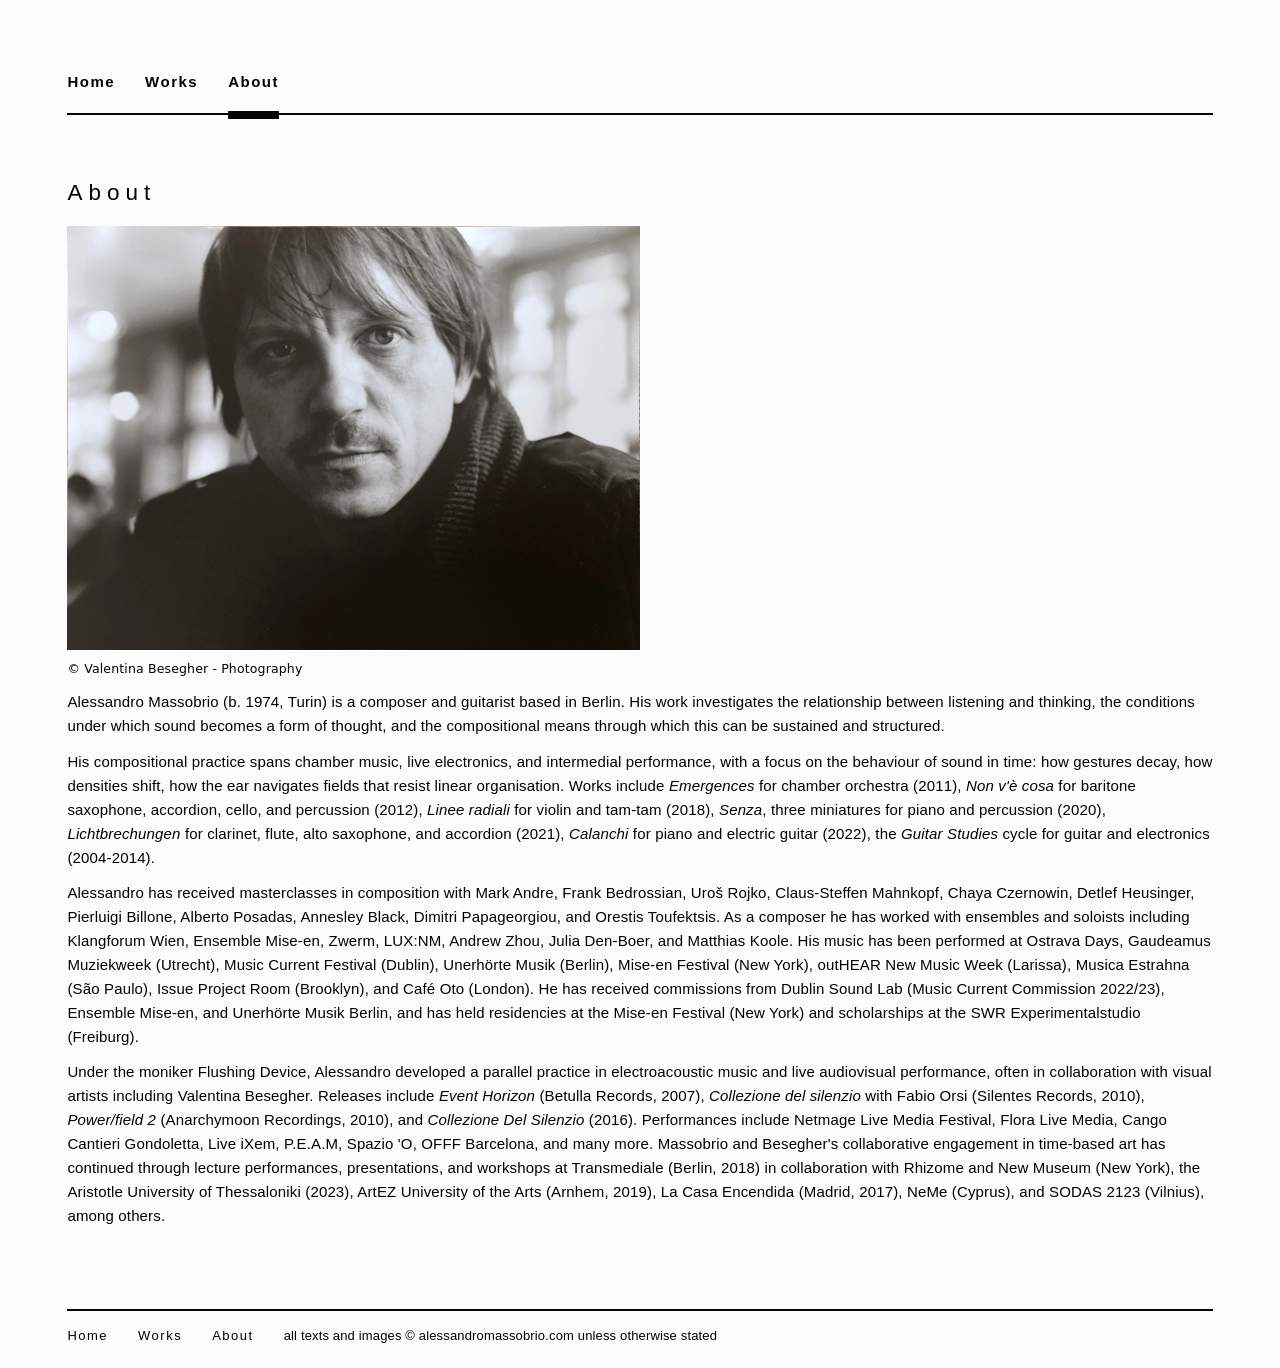
<file: about/index.html>
<!DOCTYPE html>
<html lang="en">
<head>
  <meta charset="UTF-8" />
  <title>Home</title>
  <link rel="stylesheet" href="/assets/css/style.css" />
  <script src="/assets/js/site.js" defer></script>
  <meta name="viewport" content="width=device-width, initial-scale=1">
  <style>
    body, p, h1, h2, h3, li {
      user-select: text;
      -moz-user-select: text;
      -ms-user-select: text;
    }
  </style>
</head>
<body>
<div id="header-placeholder" class="page-container"></div>
<main class="page-container">
  <h1>About</h1>
  <div class="profile">
    <img class="profile-picture" src="/assets/img/A.Massobrio©V.Besegher.jpeg"></img>
    <small>© Valentina Besegher - Photography</small>
  </div>
  <!-- <p>
    Alessandro Massobrio (b. 1974, Turin) is a composer and guitarist based in Berlin. He studied classical guitar at the Conservatorio "Antonio Vivaldi" in Alessandria 
    and philosophy at the University of Turin (Laurea with Gianni Vattimo, specialisation in Theoretical Philosophy and Hermeneutics). He holds a diploma in Marine and 
    Terrestrial Bioacoustics from the University of Pavia. Alessandro received masterclasses in composition with Mark Andre, Frank Bedrossian, Uroš Rojko, Claus-Steffen Mahnkopf, 
    Chaya Czernowin, Detlef Heusinger, Pierluigi Billone, Alberto Posadas, Annesley Black, Dimitri Papageorgiou, and Orestis Toufektsis.
  </p> -->
  <!-- <p>
    His compositional work spans chamber music, live electronics, and intermedial performance. Works include <i>Emergences</i> for chamber orchestra (2011), <i>Non v'è cosa</i> 
    for baritone saxophone, accordion, cello, and percussion (2012), <i>Linee radiali</i> for violin and tam-tam (2018), <i>Senza</i>, three miniatures for piano and percussion (2020), 
    <i>Lichtbrechungen</i> for clarinet, flute, alto saxophone, and accordion (2021), <i>Calanchi</i> for piano and electric guitar (2022), the <i>Guitar Studies</i> 
    cycle for guitar and electronics (2004–2014), and <i>Emersione per 9</i> an open modal piece for mixed ensemble, live video, and conductor.
    As a composer he has worked with ensembles and soloists including Matthias Koole, Ensemble Mise-en, Zwerm, LUX:NM, Andrew Zhou, Izumi Kimura, Julia Den-Boer, Shane Latimer, 
    Szymon Kałużny, Gregory Chalier, Krassimir Sterev, Miriam Overlach, Gerald Preinfalk, Ana Maria Caseiro, Elena Arbonies Jauregui, Matteo Savio, Luca Ieracitano.
  </p> -->
  <!-- <p>
    His music has been performed at Ostrava Day, Gaudeamus Muziekweek (Utrecht), Music Current Festival (Dublin), Unerhörte Musik (Berlin), Mise-en Festival (New York), outHEAR New Music Week 
    (Larissa), Musica Estrahna (São Paulo), Issue Project Room (Brooklyn), and Café Oto (London). He has received commissions from Dublin Sound Lab (Music Current Commission 2022/23), 
    Ensemble Mise-en, and Unerhörte Musik Berlin, and has held residencies at the Mise-en Festival (New York) and scholarships at the SWR Experimentalstudio (Freiburg).
  </p> -->
  <!-- <p>
    Under the moniker Flushing Device, Alessandro has developed an earlier parallel practice in electroacoustic music, performance, and live audiovisual work. Releases include Event Horizon 
    (Betulla Records, 2007), Plateaux (sine3pm), Collezione del silenzio with Fabio Orsi (Silentes Records, 2010), Power/field 2 (Anarchymoon Recordings, 2010). 
    Performances include Netmage Live Media Festival, Flora Live Media, Cango Cantieri Gondoletta, Live iXem, P.E.A.M, Spazio 'O, OFFF Barcelona, and many more.
  </p> -->
  <!-- <p>
    Together with the visual artist Valentina Besegher Scotti, he co-directs Labor Neunzehn, an artist-run platform for cross-disciplinary practice in time-based art, based in Berlin 
    since 2015. Labor Neunzehn's programmes include the new-music series Cluster, the experimental film programme Kamera (co-curated with Avarie Publishing, Paris), the radio programme 
    Crateri (with Tempo Reale, Florence), and the artistic research project All Sources Are Broken (ASAB), presented at Transmediale (Berlin) in collaboration with Rhizome and New Museum
    (New York), at NeMe (Cyprus) and at SODAS 2123 (Vilnius). He has given lecture performances, presentations, and workshops at the Aristotle University of Thessaloniki (2023), Transmediale (Berlin, 2018),
    ArtEZ University of the Arts (Arnhem, 2019), and La Casa Encendida (Madrid, 2017), among others.
  </p> -->
  <p>
    Alessandro Massobrio (b. 1974, Turin) is a composer and guitarist based in Berlin. His work investigates the relationship between listening and thinking, the conditions under 
    which sound becomes a form of thought, and the compositional means through which this can be sustained and structured.
  </p>
  <p>  
    His compositional practice spans chamber music, live electronics, and intermedial performance, with a focus on the behaviour of sound in time: how gestures decay, how densities shift, 
    how the ear navigates fields that resist linear organisation. Works include <i>Emergences</i> for chamber orchestra (2011), <i>Non v'è cosa</i> for baritone saxophone, accordion, cello, 
    and percussion (2012), <i>Linee radiali</i> for violin and tam-tam (2018), <i>Senza</i>, three miniatures for piano and percussion (2020), <i>Lichtbrechungen</i> for clarinet, flute, 
    alto saxophone, and accordion (2021), <i>Calanchi</i> for piano and electric guitar (2022), the <i>Guitar Studies</i> cycle for guitar and electronics (2004-2014).
    <!-- , and <i>Emersione per 9</i> (2023–open), an open modal work for mixed ensemble, live video, and conductor. -->
  </p>
  <p>
    Alessandro has received masterclasses in composition with Mark Andre, Frank Bedrossian, Uroš Rojko, Claus-Steffen Mahnkopf, Chaya Czernowin, Detlef Heusinger, Pierluigi Billone, Alberto Posadas, 
    Annesley Black, Dimitri Papageorgiou, and Orestis Toufektsis. As a composer he has worked with ensembles and soloists including Klangforum Wien, Ensemble Mise-en, Zwerm, LUX:NM, Andrew Zhou, 
    Julia Den-Boer, and Matthias Koole.
    His music has been performed at Ostrava Days, Gaudeamus Muziekweek (Utrecht), Music Current Festival (Dublin), Unerhörte Musik (Berlin), Mise-en Festival (New York), outHEAR New Music Week (Larissa), 
    Musica Estrahna (São Paulo), Issue Project Room (Brooklyn), and Café Oto (London). He has received commissions from Dublin Sound Lab (Music Current Commission 2022/23), Ensemble Mise-en, and Unerhörte 
    Musik Berlin, and has held residencies at the Mise-en Festival (New York) and scholarships at the SWR Experimentalstudio (Freiburg).
  </p>
  <p>
    Under the moniker Flushing Device, Alessandro developed a parallel practice in electroacoustic music and live audiovisual performance, often in collaboration with visual artists including Valentina Besegher. 
    Releases include <i>Event Horizon</i> (Betulla Records, 2007), <i>Collezione del silenzio</i> with Fabio Orsi (Silentes Records, 2010), <i>Power/field 2</i> (Anarchymoon Recordings, 2010), 
    and <i>Collezione Del Silenzio</i> (2016). Performances include Netmage Live Media Festival, Flora Live Media, Cango Cantieri Gondoletta, Live iXem, P.E.A.M, Spazio 'O, OFFF Barcelona, and many more.
    Massobrio and Besegher's collaborative engagement in time-based art has continued through lecture performances, presentations, and workshops at Transmediale (Berlin, 2018) in collaboration 
    with Rhizome and New Museum (New York), the Aristotle University of Thessaloniki (2023), ArtEZ University of the Arts (Arnhem, 2019), La Casa Encendida (Madrid, 2017), NeMe (Cyprus), and SODAS 2123 (Vilnius), among others.
  </p>
  <!-- <p>
    Under the moniker Flushing Device, Alessandro has developed an earlier parallel practice in electroacoustic music, performance, and live audiovisual work. 
    Releases include <i>Event Horizon</i> (Betulla Records, 2007), <i>Collezione del silenzio</i> with Fabio Orsi (Silentes Records, 2010), <i>Power/field 2</i> (Anarchymoon Recordings, 2010), 
    and <i>Collezione Del Silenzio</i> (2016). Performances include Netmage Live Media Festival, Flora Live Media, Cango Cantieri Gondoletta, Live iXem, P.E.A.M, Spazio 'O, OFFF Barcelona, and many more.<br>
    Together with the visual artist Valentina Besegher Scotti, he has given lectures, lecture performances, presentations, and workshops at Transmediale (Berlin) in collaboration with Rhizome and New Museum (New York), 
    at NeMe (Cyprus), and at SODAS 2123 (Vilnius), at the Aristotle University of Thessaloniki (2023), Transmediale (Berlin, 2018), ArtEZ University of the Arts (Arnhem, 2019), and La Casa Encendida (Madrid, 2017), among others.
  </p> -->

<!-- <img src="/assets/img/amasso-guitarflat.jpg" aria-label="Massobrio Guitar Flat Detmold"> -->
</main>

<div id="footer-placeholder" class="page-container"></div>

<script src="/assets/js/partials.js"></script>

</body>
</html>
</file>
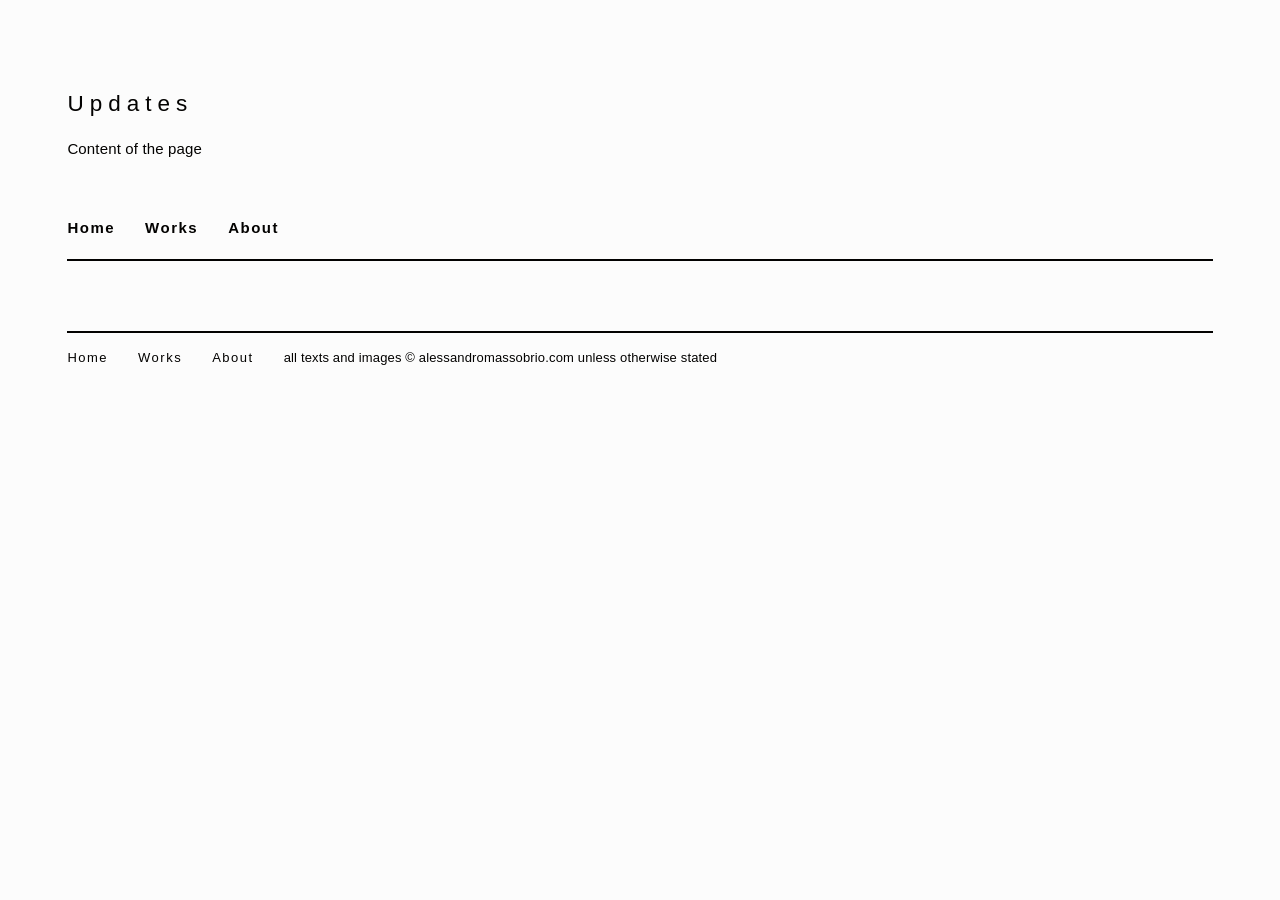
<file: updates/index.html>
<!DOCTYPE html>
<html lang="en">
<head>
  <meta charset="UTF-8" />
  <title>Home</title>
  <link rel="stylesheet" href="/assets/css/style.css" />
</head>
<body>

<main class="page-container">
  <h1>Updates</h1>
  <p>Content of the page</p>
</main>

<div id="header-placeholder" class="page-container"></div>

<div id="footer-placeholder" class="page-container"></div>

<script src="/assets/js/partials.js"></script>
</body>
</html>
</file>
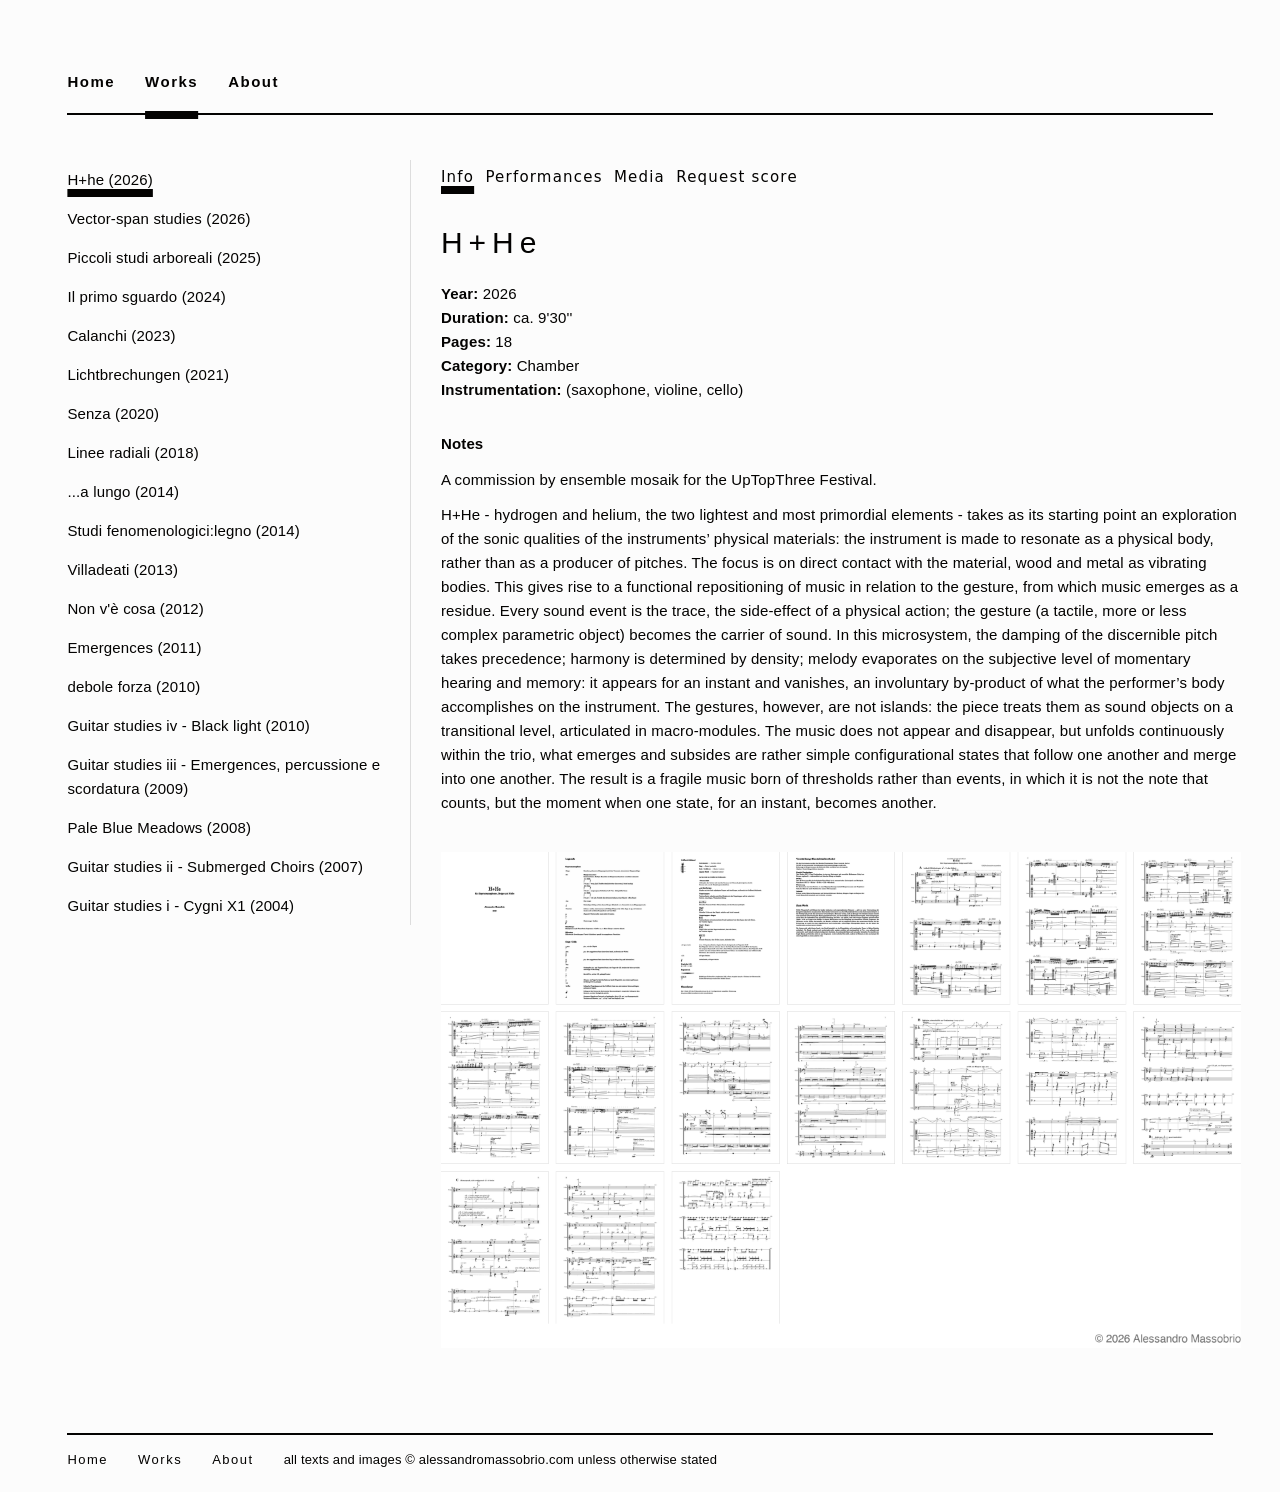
<file: works/index.html>
<!DOCTYPE html>
<html lang="en">
<head>
  <meta charset="UTF-8" />
  <title>Works</title>
  <meta name="viewport" content="width=device-width, initial-scale=1">

  <link rel="stylesheet" href="../assets/css/style.css" />
  <script src="/assets/js/site.js" defer></script>
</head>

<body>
<div id="header-placeholder" class="page-container"></div>
<main class="page-container works-layout">

<!-- COLONNA SINISTRA -->
<aside class="works-list-panel">

  <div class="works-select">
    <h2 class="works-select-title">Select</h2>
    <select id="works-dropdown"></select>
  </div>

  <ul class="works-list"></ul>
</aside>

<!-- COLONNA DESTRA -->
<section class="work-detail">

  <!-- Tabs desktop -->
  <div class="tabs"></div>

  <!-- Tabs mobile -->
  <div class="tabs-select">
    <h2 class="works-select-title">Details</h2>
    <select id="tabs-dropdown"></select>
  </div>

</section>

</main>

<script src="../assets/js/marked.min.js"></script>
<script src="../assets/js/works.js"></script>

<div id="footer-placeholder" class="page-container"></div>
<script src="/assets/js/partials.js"></script>

</body>
</html>
</file>
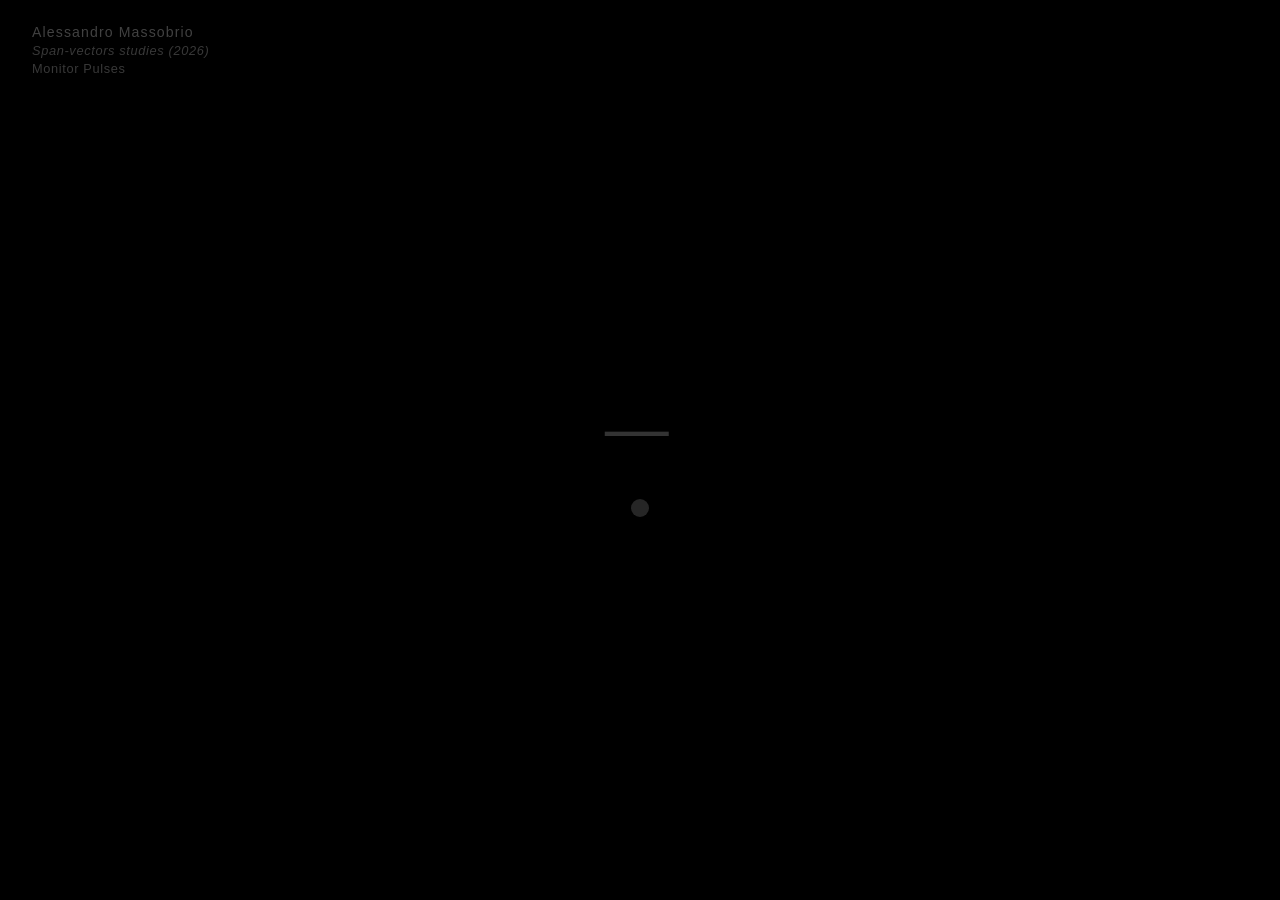
<file: tools/cronometro.html>
<!DOCTYPE html>
<html lang="it">
<head>
<meta charset="UTF-8">
<meta name="viewport" content="width=device-width, initial-scale=1.0">
<title>Cronometro</title>
<style>
  * { margin: 0; padding: 0; box-sizing: border-box; }

  body {
    background: #000;
    color: #fff;
    font-family: 'Helvetica Neue', Helvetica, Arial, sans-serif;
    height: 100vh;
    display: flex;
    flex-direction: column;
    align-items: center;
    justify-content: center;
    overflow: hidden;
    user-select: none;
    cursor: none;
  }

  #header {
    position: fixed;
    top: 24px;
    left: 32px;
    text-align: left;
  }

  #composer {
    font-size: 1.1vw;
    font-weight: 400;
    color: rgba(255,255,255,0.255);
    letter-spacing: 0.08em;
  }

  #title {
    font-size: 1vw;
    font-weight: 100;
    color: rgba(255, 255, 255, 0.22);
    letter-spacing: 0.05em;
    font-style: italic;
    margin-top: 3px;
  }

  #subtitle {
    font-size: 1vw;
    font-weight: 100;
    color: rgba(255, 255, 255, 0.22);
    letter-spacing: 0.05em;
    margin-top: 3px;
  }

  #time-marker {
    font-size: 5vw;
    font-weight: 100;
    letter-spacing: 0.1em;
    color: rgba(255,255,255,0.2);
    height: 7vw;
    display: flex;
    align-items: center;
    justify-content: center;
    transition: color 0.3s ease;
  }

  #time-marker.flash { color: rgba(255,255,255,0.9); }

  #display {
    font-size: 42vw;
    font-weight: 100;
    letter-spacing: -0.02em;
    line-height: 1;
    transition: color 0.1s ease;
    text-align: center;
  }

  #display.countdown { color: #c0392b; }
  #display.go { color: #fff; }

  #pulse {
    width: 18px;
    height: 18px;
    border-radius: 50%;
    background: #fff;
    margin-top: 3vh;
    opacity: 0.15;
    transition: opacity 0.05s ease, transform 0.05s ease;
  }

  #pulse.beat { opacity: 1; transform: scale(1.4); }
  #pulse.countdown-beat { background: #c0392b; opacity: 1; transform: scale(1.2); }

  #controls {
    position: fixed;
    bottom: 0; left: 0; right: 0;
    display: flex;
    justify-content: center;
    gap: 40px;
    padding: 24px;
    opacity: 0;
    transition: opacity 0.3s ease;
    background: linear-gradient(transparent, rgba(0,0,0,0.8));
  }

  body:hover #controls { opacity: 1; cursor: default; }
  body:hover { cursor: default; }

  button {
    background: rgba(255,255,255,0.1);
    border: 1px solid rgba(255,255,255,0.3);
    color: #fff;
    font-size: 14px;
    letter-spacing: 0.1em;
    text-transform: uppercase;
    padding: 10px 28px;
    border-radius: 4px;
    cursor: pointer;
    transition: background 0.2s;
  }

  button:hover { background: rgba(255,255,255,0.2); }

  #fullscreen-btn {
    position: fixed;
    top: 20px; right: 20px;
    opacity: 0;
    transition: opacity 0.3s;
    padding: 8px 16px;
    font-size: 12px;
  }

  body:hover #fullscreen-btn { opacity: 1; }
</style>
</head>
<body>

<div id="header">
  <div id="composer">Alessandro Massobrio</div>
  <div id="title">Span-vectors studies (2026)</div>
  <div id="subtitle">Monitor Pulses</div>
</div>
<div id="time-marker">—</div>
<div id="display"></div>
<div id="pulse"></div>

<div id="controls">
  <button id="startStop">Start</button>
  <button id="reset">Reset</button>
</div>
<button id="fullscreen-btn">Fullscreen</button>

<script>
  const COUNTDOWN_FROM = 10;

  let state = 'idle';   // idle | countdown | running
  let seconds = 0;
  let countdown = COUNTDOWN_FROM;
  let interval = null;
  let pulseTimeout = null;
  let markerTimeout = null;

  const display = document.getElementById('display');
  const pulse = document.getElementById('pulse');
  const marker = document.getElementById('time-marker');
  const startStop = document.getElementById('startStop');
  const resetBtn = document.getElementById('reset');
  const fsBtn = document.getElementById('fullscreen-btn');

  function formatTime(s) {
    if (s < 60) return s + 's';
    const m = Math.floor(s / 60);
    const rem = s % 60;
    if (rem === 0) return m + ' min';
    return m + ' min ' + rem + 's';
  }

  function doPulse(isCountdown) {
    pulse.classList.remove('beat', 'countdown-beat');
    if (isCountdown) {
      pulse.classList.add('countdown-beat');
    } else {
      pulse.classList.add('beat');
      display.style.color = '#fff';
    }
    clearTimeout(pulseTimeout);
    pulseTimeout = setTimeout(() => {
      pulse.classList.remove('beat', 'countdown-beat');
      if (!isCountdown) display.style.color = 'rgba(255,255,255,0.85)';
    }, 80);
  }

  function tick() {
    if (state === 'countdown') {
      countdown--;
      if (countdown <= 0) {
        // transizione a running
        state = 'running';
        seconds = 0;
        display.classList.remove('countdown');
        display.classList.add('go');
        display.textContent = '1';
        doPulse(false);
      } else {
        display.textContent = countdown;
        doPulse(true);
      }
    } else if (state === 'running') {
      seconds++;
      const beat = (seconds % 5) + 1;
      display.textContent = beat;
      doPulse(false);

      if (seconds > 0 && seconds % 30 === 0) {
        marker.textContent = formatTime(seconds);
        marker.classList.add('flash');
        clearTimeout(markerTimeout);
        markerTimeout = setTimeout(() => marker.classList.remove('flash'), 4000);
      }
    }
  }

  function startCountdown() {
    state = 'countdown';
    countdown = COUNTDOWN_FROM;
    display.style.color = '';
    display.classList.add('countdown');
    display.classList.remove('go');
    display.textContent = countdown;
    startStop.textContent = 'Stop';
    interval = setInterval(tick, 1000);
  }

  function resume() {
    startStop.textContent = 'Stop';
    interval = setInterval(tick, 1000);
  }

  function stop() {
    startStop.textContent = 'Start';
    clearInterval(interval);
    interval = null;
  }

  function reset() {
    clearInterval(interval);
    interval = null;
    state = 'idle';
    seconds = 0;
    countdown = COUNTDOWN_FROM;
    display.textContent = '';
    display.style.color = '#fff';
    display.classList.remove('countdown', 'go');
    marker.textContent = '—';
    marker.classList.remove('flash');
    pulse.classList.remove('beat', 'countdown-beat');
    startStop.textContent = 'Start';
  }

  startStop.addEventListener('click', () => {
    if (interval) {
      stop();
    } else {
      if (state === 'idle') startCountdown();
      else resume();
    }
  });

  resetBtn.addEventListener('click', reset);

  document.addEventListener('keydown', (e) => {
    if (e.code === 'Space') {
      e.preventDefault();
      if (interval) stop();
      else if (state === 'idle') startCountdown();
      else resume();
    }
    if (e.code === 'KeyR') reset();
    if (e.code === 'KeyF') toggleFullscreen();
  });

  function toggleFullscreen() {
    if (!document.fullscreenElement) document.documentElement.requestFullscreen();
    else document.exitFullscreen();
  }

  fsBtn.addEventListener('click', toggleFullscreen);
</script>
</body>
</html>
</file>
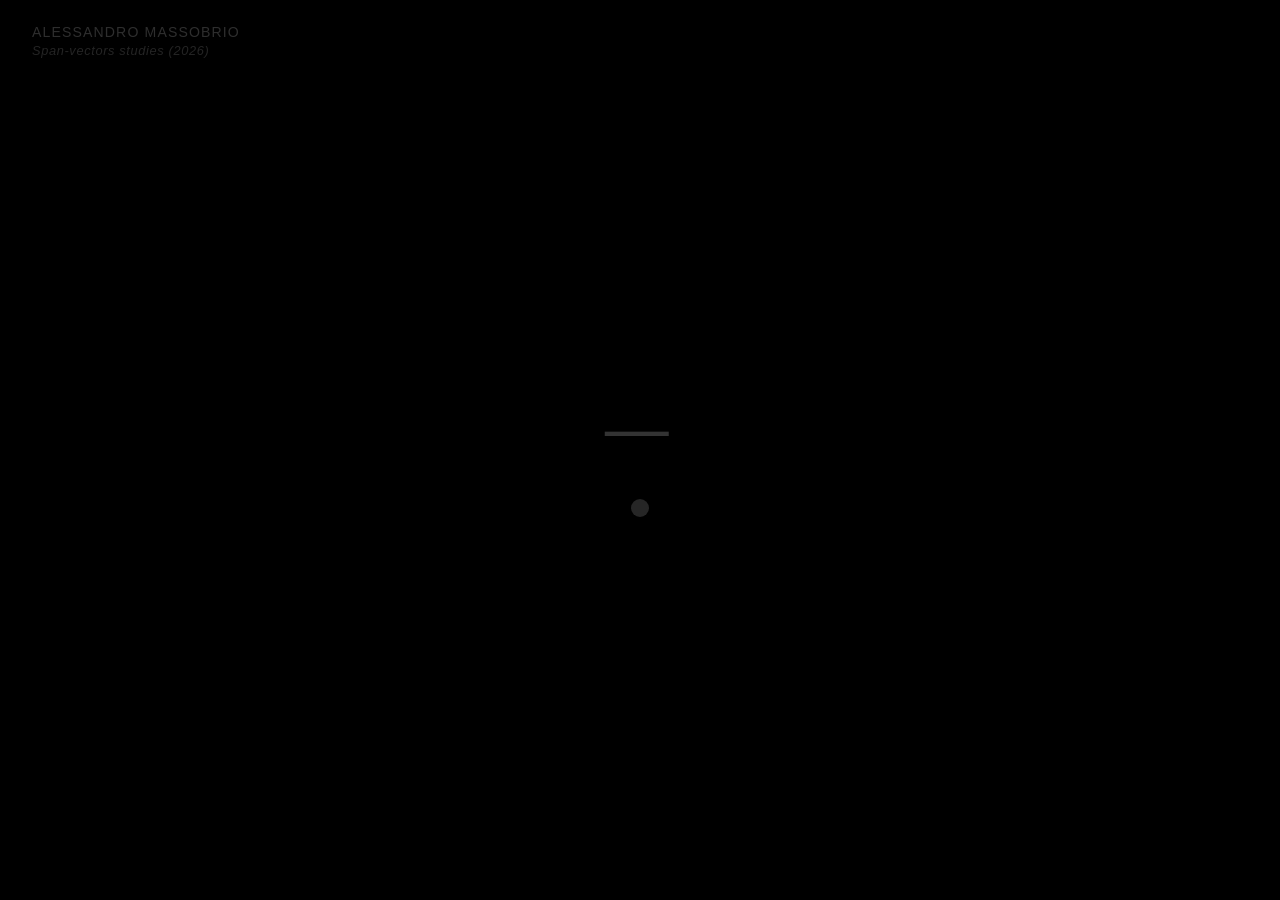
<file: tools/cronometro.min.html>
<!DOCTYPE html><html lang="it"><head><meta charset="UTF-8"><meta name="viewport" content="width=device-width, initial-scale=1.0"><title>Cronometro</title><style>*{margin:0;padding:0;box-sizing:border-box;}body{background:#000;color:#fff;font-family:'Helvetica Neue',Helvetica,Arial,sans-serif;height:100vh;display:flex;flex-direction:column;align-items:center;justify-content:center;overflow:hidden;user-select:none;cursor:none;}#header{position:fixed;top:24px;left:32px;text-align:left;}#composer{font-size:1.1vw;font-weight:400;color:rgba(255,255,255,0.18);letter-spacing:0.08em;text-transform:uppercase;}#title{font-size:1vw;font-weight:100;color:rgba(255,255,255,0.14);letter-spacing:0.05em;font-style:italic;margin-top:3px;}#time-marker{font-size:5vw;font-weight:100;letter-spacing:0.1em;color:rgba(255,255,255,0.2);height:7vw;display:flex;align-items:center;justify-content:center;transition:color 0.3s ease;}#time-marker.flash{color:rgba(255,255,255,0.9);}#display{font-size:42vw;font-weight:100;letter-spacing:-0.02em;line-height:1;transition:color 0.1s ease;text-align:center;}#display.countdown{color:#c0392b;}#display.go{color:#fff;}#pulse{width:18px;height:18px;border-radius:50%;background:#fff;margin-top:3vh;opacity:0.15;transition:opacity 0.05s ease,transform 0.05s ease;}#pulse.beat{opacity:1;transform:scale(1.4);}#pulse.countdown-beat{background:#c0392b;opacity:1;transform:scale(1.2);}#controls{position:fixed;bottom:0;left:0;right:0;display:flex;justify-content:center;gap:40px;padding:24px;opacity:0;transition:opacity 0.3s ease;background:linear-gradient(transparent,rgba(0,0,0,0.8));}body:hover #controls{opacity:1;cursor:default;}body:hover{cursor:default;}button{background:rgba(255,255,255,0.1);border:1px solid rgba(255,255,255,0.3);color:#fff;font-size:14px;letter-spacing:0.1em;text-transform:uppercase;padding:10px 28px;border-radius:4px;cursor:pointer;transition:background 0.2s;}button:hover{background:rgba(255,255,255,0.2);}#fullscreen-btn{position:fixed;top:20px;right:20px;opacity:0;transition:opacity 0.3s;padding:8px 16px;font-size:12px;}body:hover #fullscreen-btn{opacity:1;}</style></head><body><div id="header"><div id="composer">Alessandro Massobrio</div><div id="title">Span-vectors studies (2026)</div></div><div id="time-marker">—</div><div id="display"></div><div id="pulse"></div><div id="controls"><button id="startStop">Start</button><button id="reset">Reset</button></div><button id="fullscreen-btn">Fullscreen</button><script>const COUNTDOWN_FROM = 10; let state = 'idle'; let seconds = 0; let countdown = COUNTDOWN_FROM; let interval = null; let pulseTimeout = null; let markerTimeout = null; const display = document.getElementById('display'); const pulse = document.getElementById('pulse'); const marker = document.getElementById('time-marker'); const startStop = document.getElementById('startStop'); const resetBtn = document.getElementById('reset'); const fsBtn = document.getElementById('fullscreen-btn'); function formatTime(s) { if (s < 60) return s + 's'; const m = Math.floor(s / 60); const rem = s % 60; if (rem === 0) return m + ' min'; return m + ' min ' + rem + 's'; } function doPulse(isCountdown) { pulse.classList.remove('beat', 'countdown-beat'); if (isCountdown) { pulse.classList.add('countdown-beat'); } else { pulse.classList.add('beat'); display.style.color = '#fff'; } clearTimeout(pulseTimeout); pulseTimeout = setTimeout(() => { pulse.classList.remove('beat', 'countdown-beat'); if (!isCountdown) display.style.color = 'rgba(255,255,255,0.85)'; }, 80); } function tick() { if (state === 'countdown') { countdown--; if (countdown <= 0) { state = 'running'; seconds = 0; display.classList.remove('countdown'); display.classList.add('go'); display.textContent = '1'; doPulse(false); } else { display.textContent = countdown; doPulse(true); } } else if (state === 'running') { seconds++; const beat = (seconds % 5) + 1; display.textContent = beat; doPulse(false); if (seconds > 0 && seconds % 30 === 0) { marker.textContent = formatTime(seconds); marker.classList.add('flash'); clearTimeout(markerTimeout); markerTimeout = setTimeout(() => marker.classList.remove('flash'), 4000); } } } function startCountdown() { state = 'countdown'; countdown = COUNTDOWN_FROM; display.style.color = ''; display.classList.add('countdown'); display.classList.remove('go'); display.textContent = countdown; startStop.textContent = 'Stop'; interval = setInterval(tick, 1000); } function resume() { startStop.textContent = 'Stop'; interval = setInterval(tick, 1000); } function stop() { startStop.textContent = 'Start'; clearInterval(interval); interval = null; } function reset() { clearInterval(interval); interval = null; state = 'idle'; seconds = 0; countdown = COUNTDOWN_FROM; display.textContent = ''; display.style.color = '#fff'; display.classList.remove('countdown', 'go'); marker.textContent = '—'; marker.classList.remove('flash'); pulse.classList.remove('beat', 'countdown-beat'); startStop.textContent = 'Start'; } startStop.addEventListener('click', () => { if (interval) { stop(); } else { if (state === 'idle') startCountdown(); else resume(); } }); resetBtn.addEventListener('click', reset); document.addEventListener('keydown', (e) => { if (e.code === 'Space') { e.preventDefault(); if (interval) stop(); else if (state === 'idle') startCountdown(); else resume(); } if (e.code === 'KeyR') reset(); if (e.code === 'KeyF') toggleFullscreen(); }); function toggleFullscreen() { if (!document.fullscreenElement) document.documentElement.requestFullscreen(); else document.exitFullscreen(); } fsBtn.addEventListener('click', toggleFullscreen);</script></body></html>
</file>
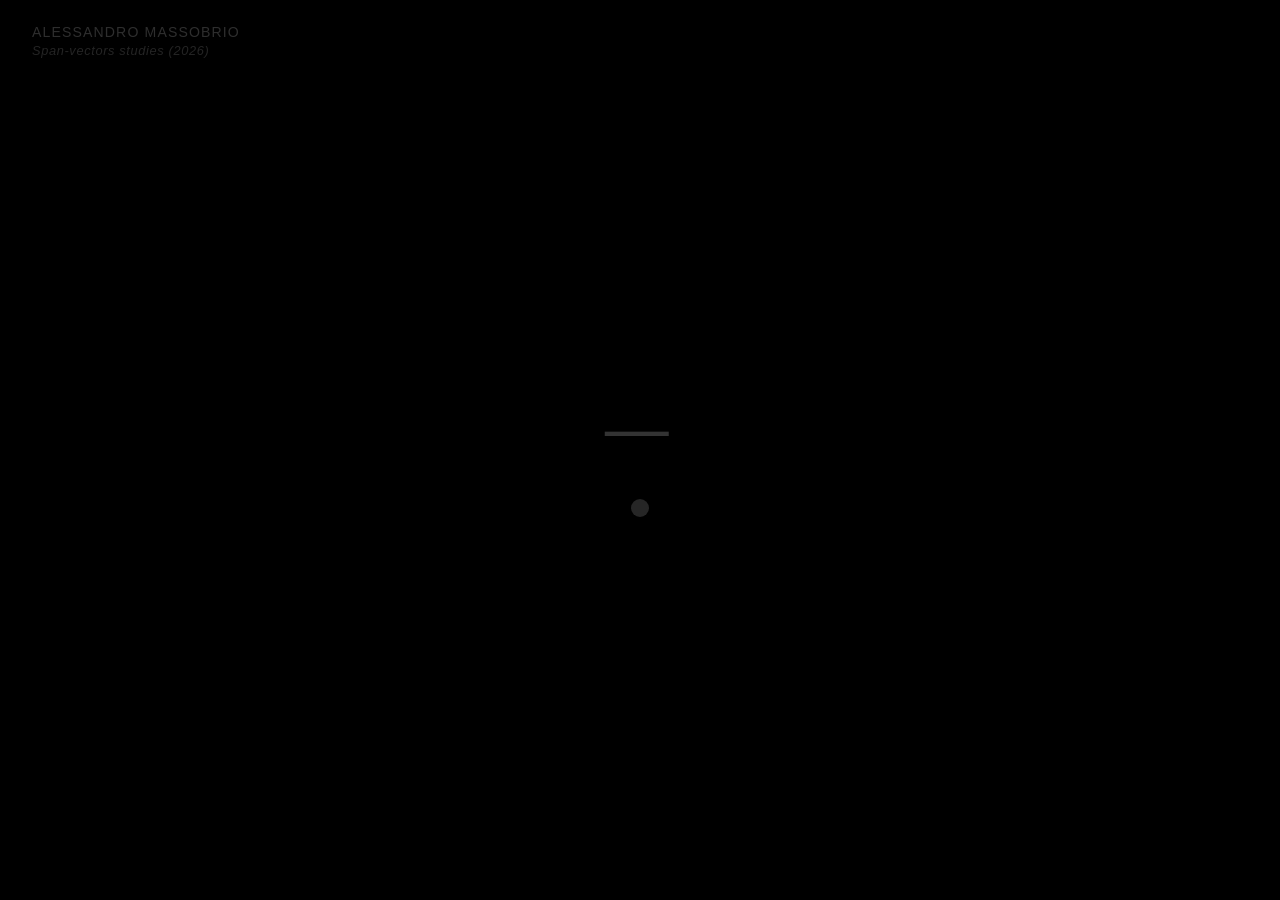
<file: tools/cronometro_ios.html>
<!DOCTYPE html>
<html lang="it">
<head>
<meta charset="UTF-8">
<meta name="viewport" content="width=device-width, initial-scale=1.0, maximum-scale=1.0, user-scalable=no">
<meta name="apple-mobile-web-app-capable" content="yes">
<meta name="apple-mobile-web-app-status-bar-style" content="black-translucent">
<meta name="mobile-web-app-capable" content="yes">
<title>Cronometro</title>
<style>
  * { margin: 0; padding: 0; box-sizing: border-box; -webkit-tap-highlight-color: transparent; }

  html, body {
    height: 100%;
    overflow: hidden;
    position: fixed;
    width: 100%;
  }

  body {
    background: #000;
    color: #fff;
    font-family: 'Helvetica Neue', Helvetica, Arial, sans-serif;
    height: 100vh;
    display: flex;
    flex-direction: column;
    align-items: center;
    justify-content: center;
    overflow: hidden;
    user-select: none;
    cursor: none;
  }

  #header {
    position: fixed;
    top: 24px;
    left: 32px;
    text-align: left;
  }

  #composer {
    font-size: 1.1vw;
    font-weight: 400;
    color: rgba(255,255,255,0.18);
    letter-spacing: 0.08em;
    text-transform: uppercase;
  }

  #title {
    font-size: 1vw;
    font-weight: 100;
    color: rgba(255,255,255,0.14);
    letter-spacing: 0.05em;
    font-style: italic;
    margin-top: 3px;
  }

  #time-marker {
    font-size: 5vw;
    font-weight: 100;
    letter-spacing: 0.1em;
    color: rgba(255,255,255,0.2);
    height: 7vw;
    display: flex;
    align-items: center;
    justify-content: center;
    transition: color 0.3s ease;
  }

  #time-marker.flash { color: rgba(255,255,255,0.9); }

  #display {
    font-size: 42vw;
    font-weight: 100;
    letter-spacing: -0.02em;
    line-height: 1;
    transition: color 0.1s ease;
    text-align: center;
  }

  #display.countdown { color: #c0392b; }
  #display.go { color: #fff; }

  #pulse {
    width: 18px;
    height: 18px;
    border-radius: 50%;
    background: #fff;
    margin-top: 3vh;
    opacity: 0.15;
    transition: opacity 0.05s ease, transform 0.05s ease;
  }

  #pulse.beat { opacity: 1; transform: scale(1.4); }
  #pulse.countdown-beat { background: #c0392b; opacity: 1; transform: scale(1.2); }

  #controls {
    position: fixed;
    bottom: 0; left: 0; right: 0;
    display: flex;
    justify-content: center;
    gap: 40px;
    padding: 24px;
    opacity: 0;
    transition: opacity 0.3s ease;
    background: linear-gradient(transparent, rgba(0,0,0,0.8));
    pointer-events: none;
  }

  #controls.visible {
    opacity: 1;
    pointer-events: auto;
  }

  @media (hover: hover) {
    body:hover #controls { opacity: 1; pointer-events: auto; cursor: default; }
  }

  body:hover { cursor: default; }

  button {
    background: rgba(255,255,255,0.1);
    border: 1px solid rgba(255,255,255,0.3);
    color: #fff;
    font-size: 14px;
    letter-spacing: 0.1em;
    text-transform: uppercase;
    padding: 10px 28px;
    border-radius: 4px;
    cursor: pointer;
    transition: background 0.2s;
  }

  button:hover { background: rgba(255,255,255,0.2); }

  #fullscreen-btn {
    position: fixed;
    top: 20px; right: 20px;
    opacity: 0;
    transition: opacity 0.3s;
    padding: 8px 16px;
    font-size: 12px;
    pointer-events: none;
  }

  #fullscreen-btn.visible {
    opacity: 1;
    pointer-events: auto;
  }

  @media (hover: hover) {
    body:hover #fullscreen-btn { opacity: 1; pointer-events: auto; }
  }
</style>
</head>
<body>

<div id="header">
  <div id="composer">Alessandro Massobrio</div>
  <div id="title">Span-vectors studies (2026)</div>
</div>
<div id="time-marker">—</div>
<div id="display"></div>
<div id="pulse"></div>

<div id="controls">
  <button id="startStop">Start</button>
  <button id="reset">Reset</button>
</div>
<button id="fullscreen-btn">Fullscreen</button>

<script>
  const COUNTDOWN_FROM = 10;

  let state = 'idle';   // idle | countdown | running
  let seconds = 0;
  let countdown = COUNTDOWN_FROM;
  let interval = null;
  let pulseTimeout = null;
  let markerTimeout = null;

  const display = document.getElementById('display');
  const pulse = document.getElementById('pulse');
  const marker = document.getElementById('time-marker');
  const startStop = document.getElementById('startStop');
  const resetBtn = document.getElementById('reset');
  const fsBtn = document.getElementById('fullscreen-btn');

  function formatTime(s) {
    if (s < 60) return s + 's';
    const m = Math.floor(s / 60);
    const rem = s % 60;
    if (rem === 0) return m + ' min';
    return m + ' min ' + rem + 's';
  }

  function doPulse(isCountdown) {
    pulse.classList.remove('beat', 'countdown-beat');
    if (isCountdown) {
      pulse.classList.add('countdown-beat');
    } else {
      pulse.classList.add('beat');
      display.style.color = '#fff';
    }
    clearTimeout(pulseTimeout);
    pulseTimeout = setTimeout(() => {
      pulse.classList.remove('beat', 'countdown-beat');
      if (!isCountdown) display.style.color = 'rgba(255,255,255,0.85)';
    }, 80);
  }

  function tick() {
    if (state === 'countdown') {
      countdown--;
      if (countdown <= 0) {
        // transizione a running
        state = 'running';
        seconds = 0;
        display.classList.remove('countdown');
        display.classList.add('go');
        display.textContent = '1';
        doPulse(false);
      } else {
        display.textContent = countdown;
        doPulse(true);
      }
    } else if (state === 'running') {
      seconds++;
      const beat = (seconds % 5) + 1;
      display.textContent = beat;
      doPulse(false);

      if (seconds > 0 && seconds % 30 === 0) {
        marker.textContent = formatTime(seconds);
        marker.classList.add('flash');
        clearTimeout(markerTimeout);
        markerTimeout = setTimeout(() => marker.classList.remove('flash'), 4000);
      }
    }
  }

  function startCountdown() {
    state = 'countdown';
    countdown = COUNTDOWN_FROM;
    display.style.color = '';
    display.classList.add('countdown');
    display.classList.remove('go');
    display.textContent = countdown;
    startStop.textContent = 'Stop';
    interval = setInterval(tick, 1000);
  }

  function resume() {
    startStop.textContent = 'Stop';
    interval = setInterval(tick, 1000);
  }

  function stop() {
    startStop.textContent = 'Start';
    clearInterval(interval);
    interval = null;
  }

  function reset() {
    clearInterval(interval);
    interval = null;
    state = 'idle';
    seconds = 0;
    countdown = COUNTDOWN_FROM;
    display.textContent = '';
    display.style.color = '#fff';
    display.classList.remove('countdown', 'go');
    marker.textContent = '—';
    marker.classList.remove('flash');
    pulse.classList.remove('beat', 'countdown-beat');
    startStop.textContent = 'Start';
  }

  const controls = document.getElementById('controls');
  let controlsVisible = false;
  let hideTimeout = null;

  function showControls() {
    controlsVisible = true;
    controls.classList.add('visible');
    fsBtn.classList.add('visible');
    clearTimeout(hideTimeout);
    hideTimeout = setTimeout(hideControls, 3000);
  }

  function hideControls() {
    controlsVisible = false;
    controls.classList.remove('visible');
    fsBtn.classList.remove('visible');
  }

  display.addEventListener('click', showControls);
  display.addEventListener('touchend', (e) => { e.preventDefault(); showControls(); });

  startStop.addEventListener('click', () => {
    if (interval) {
      stop();
    } else {
      if (state === 'idle') startCountdown();
      else resume();
    }
  });

  resetBtn.addEventListener('click', reset);
  fsBtn.addEventListener('click', toggleFullscreen);

  // touch support per iPad
  startStop.addEventListener('touchend', (e) => { e.preventDefault(); startStop.click(); });
  resetBtn.addEventListener('touchend', (e) => { e.preventDefault(); reset(); });
  fsBtn.addEventListener('touchend', (e) => { e.preventDefault(); toggleFullscreen(); });

  document.addEventListener('keydown', (e) => {
    if (e.code === 'Space') {
      e.preventDefault();
      if (interval) stop();
      else if (state === 'idle') startCountdown();
      else resume();
    }
    if (e.code === 'KeyR') reset();
    if (e.code === 'KeyF') toggleFullscreen();
  });

  function toggleFullscreen() {
    if (document.fullscreenEnabled) {
      if (!document.fullscreenElement) document.documentElement.requestFullscreen();
      else document.exitFullscreen();
    } else if (document.webkitFullscreenEnabled) {
      if (!document.webkitFullscreenElement) document.documentElement.webkitRequestFullscreen();
      else document.webkitExitFullscreen();
    }
  }

  fsBtn.addEventListener('click', toggleFullscreen);
</script>
</body>
</html>
</file>
<file: assets/css/style.css>
html {
  font-size: clamp(15px, 1.1vw, 17px);
}

body, p, h1, h2, h3, li {
  user-select: none;  /* Chrome, Safari */
  -moz-user-select: none; /* Firefox */
  -ms-user-select: none;  /* IE/Edge */
}

body, p, h1, h2, h3, ul, ol, li, button {
  font-family: 'Rubik', sans-serif;
  font-size: 1rem;
  line-height: 1.6;
}

strong {
  font-weight: bold;
}

.page-container {
  margin: 0 auto;
  padding: 1rem 1rem;
  max-width: 70ch;
  width: 100%;
  box-sizing: border-box;
  transform: translateY(40px);
  transition: transform 0.6s ease;
}

@media (min-width: 1024px) {
  .page-container {
    max-width: 120ch;
    padding: 1.5rem 0;
    transform: translateY(40px);
  }
}

@media (max-width: 768px) {
  .page-container {
    transform: translateY(15px);
    padding: 0 1rem!important;
  }
}

/* Classe per animazione di ingresso */
.site-header {
  display: flex;
  justify-content: space-between;
  align-items: center;
  padding: 1rem 0;
  /* border-bottom: 2.5px solid #030201; */
  flex-wrap: wrap; /* per mobile */
  opacity: 0;
  transform: translateY(20px);
  transition: opacity 0.6s ease, transform 0.6s ease;
}

@media (max-width: 768px) {
  .site-header {
    flex-direction: column;
    gap: 1rem;
  }

  .header-left,
  .header-right {
    flex: 0 0 100%;
    text-align: left;
  }

  .header-right {
    text-align: left;
  }
}

.site-header.visible {
  opacity: 1;
  transform: translateY(0);
}

.page-container.visible {
  transform: translateY(0);
}

.header-left {
  flex: 0 0 65%; 
}

@media (max-width: 768px) {
  .header-left {
    flex: 100%;
    width: 100%;
    text-align: left; 
  }
}

.header-left p {
  margin: 0.25rem 0 0 0;
  font-family: 'Rubik', sans-serif;
  font-weight: 400;
  color: #030201;
}

.header-right {
  flex: 0 0 25%;
  text-align: right;
}

@media (max-width: 768px) {
  .header-right {
    flex: 100%;
    width: 100%;
    text-align: right;
    margin: 20px 0 0;
  }

  .header-right a {
    margin-left: 0!important;
    margin-right: 1rem;
  }
}

.header-right a {
  margin-left: 1rem;
  display: inline-block;
}

.header-right img {
  width: 24px;
  height: 24px;
  vertical-align: middle;
}

.site-nav {
  border-bottom: 2.5px solid #030201;
  padding-bottom: 20px;
  display: flex;
  justify-content: left;  /* centra orizzontalmente */
  gap: 2rem;               /* spazio tra i link */
  font-family: 'Rubik', sans-serif;
}

footer .site-nav a {
  font-weight: 400;
}

footer .site-nav {
  border-bottom: 0!important;
  border-top: 2.5px solid #030201;
  padding: 15px 0 0;
}

@media (max-width: 768px) {
  .site-nav {
    flex-wrap: wrap;
    gap: 1rem;
    padding-bottom: 0.75rem;
  }

  .site-nav a {
    font-size: 0.95rem;
    text-underline-offset: 14px!important;
  }
}

.site-nav a {
  letter-spacing: 0.1rem;
  color: #030201;
  font-weight: bold;
  transition: color 0.2s;
  text-underline-offset: 24px;
  transition: text-underline-offset 0.2s, text-decoration-thickness 0.2s;
}

a, ul li a {
  color: #030201;
  font-weight: bold;
  text-decoration: none;
  /* text-decoration-thickness: 0.0625em; */
  /* text-underline-offset: 0.20em; */
}

.site-nav a.active {
  text-decoration: underline;
  text-decoration-thickness: 0.5em;
  text-decoration-color: #030201;
  text-decoration-skip-ink: none;
  opacity: 1!important;
}

footer .site-nav a.active {
  text-decoration: none!important;
  opacity: 1!important;
}

a:hover, ul li:hover {
  text-decoration: none;
  color: #030201;
}

ul.works-list li:hover, ul li a:hover {
  opacity: 0.6;
}

main {
  margin-top: 2rem;
  margin-bottom: 3rem;
}

@media (max-width: 768px) {
  main {
    margin-top: 1.5rem;
    margin-bottom: 2.5rem;
  }

  p {
    margin: 0.85rem 0;
  }
}

footer {
  text-align: left;
  margin-top: 25px;
  color: #030201;
  font-size: small;
}

.work-card {
  border: 1px solid #ddd;
  padding: 15px;
  margin-bottom: 20px;
  /* background-color: #fff; */
}

.work-card h1, .work-card h2, .work-card h3 {
  margin-top: 10px;
  margin-bottom: 5px;
}

.work-category {
  display: block;
  font-weight: 300;
  font-size: 0.9em;
  color: #666;
}

.work-detail {
  overflow-y: auto;
}

body {
  background-color: #fcfcfc;
  font-family: 'Rubik', system-ui, -apple-system, BlinkMacSystemFont, sans-serif;
  color: #030201;
  font-weight: 400;
  line-height: 1.5;
  letter-spacing: .01rem;
  font-size: 1rem;
}

p {
  margin: 0.75rem 0;
  line-height: 1.6;
}

img {
  max-width: 100%;
  height: auto;
}

ul, ol {
  margin: 0.75rem 0 0.75rem 1.5rem;
  line-height: 1.6;
  margin: 0;
  list-style-type: square;
  padding-inline-start: 20px;
}

h1 {
  font-weight: 300;
  text-decoration-thickness: .0625em !important;
  text-underline-offset: 0.2em;
  /* font-size: (2.545rem, 2.545rem + ((1vw - 0.2rem) * 4.1), 4.8rem); */
  letter-spacing: 0.4rem;
  font-size: clamp(1.5rem, 3vw, 0.5rem);
}

h2 {
  font-weight: 300;
  text-decoration-thickness: .0625em !important;
  text-underline-offset: 0.2em;
  font-size: clamp(1.4rem, 2.5vw, 2.6rem);
  letter-spacing: 0.4rem;
}

.meta,
.caption {
  font-weight: 300;
  color: #666;
}

.profile {
  width: 50%;
}

@media (max-width: 768px) {
  .profile {
  width: 100%;
  }
  img.profile-picture {
    width: 100%;
  }
}

/*
* Works Tab System
*/

.tabs {
  display: flex;
  gap: 0.75rem;
  margin-bottom: 1.5rem;
}
/* ===== TAB CONTENT VISIBILITY ===== */

.tab-content {
  display: none;
}
.tab-content.active {
  display: block;
}

.tabs button {
  background: transparent;
  border: none;
  padding: 0.5rem 0.75rem;
  font: inherit;
  cursor: pointer;
  position: relative;
  color: #030201;
  transition: color 0.2s ease;
  letter-spacing: 0.1rem;
}

/* .tabs button::after {
  content: "";
  position: absolute;
  left: 0;
  bottom: 0px;
  width: 100%;
  height: 6px;
  background: #aaa;
  transform: scaleX(0);
  transform-origin: left;
  transition: transform 0.25s ease;
} */

.tabs button.active {
  text-underline-offset: 4px;
  text-decoration: underline;
  text-decoration-thickness: 0.5em;
  text-decoration-color: #030201;
  text-decoration-skip-ink: none;
}

.visually-hidden {
  position: absolute;
  width: 1px;
  height: 1px;
  overflow: hidden;
  clip: rect(0 0 0 0);
}

.tabs-select {
  display: none;
}

@media (max-width: 768px) {
  .tabs {
    display: none;
  }

  .tabs-select {
    display: block;
    margin: 1.5rem 0;
  }

  .tabs-select select {
    width: 100%;
    font-family: 'Rubik', sans-serif;
    font-size: 1rem;
    padding: 0.5rem 0.4rem;
  }
}

.works-list-panel {
  border-right: 1px solid #ddd;
}

.works-list li {
  cursor: pointer;
  padding: .5rem 0;
}

.works-list li.active {
  font-weight: 500;
  text-underline-offset: 4px;
  text-decoration: underline;
  text-decoration-thickness: 0.5em;
  text-decoration-color: #030201;
  text-decoration-skip-ink: none;
  opacity: 1;
}

.work-info-meta {
  margin-bottom: 2rem;
}

.work-info-meta h1 {
  font-size: 2rem;
  margin-bottom: 1rem;
}

.work-info-meta ul {
  list-style: none;
  padding: 0;
}

/* ===== SCORE OVERVIEW ===== */

.score-overview {
  margin: 2.5rem 0 1rem;
  max-width: 800px;
}

.score-overview img {
  display: block;
  width: 100%;
  height: auto;
  mix-blend-mode: multiply; /* il bianco della carta si fonde con lo sfondo */
  transition: opacity 0.3s ease;
}

.score-overview + .score-overview {
  margin-top: 1.5rem;
}

.score-overview figcaption {
  font-size: 0.85rem;
  color: #777;
  margin-bottom: 0.5rem;
}

.score-overview a:hover img {
  opacity: 0.85;
}

/* ===== WORKS LAYOUT ===== */

.works-layout {
  display: grid;
  grid-template-columns: 30% 70%;
  gap: 2rem;
  align-items: start;
  min-height: 100vh;
}

.works-list {
  margin: 0;
  padding: 0;
  list-style: none;
}

.works-list li {
  cursor: pointer;
}

/* select works → nascosta su desktop */
.works-select {
  display: none;
}

.works-select-title {
  display: none;
}

/* ===== RIGHT COLUMN ===== */

.work-detail {
  position: sticky;
  top: 1rem;
  align-self: start;
}

/* ===== TABS (desktop) ===== */

.tabs {
  display: flex;
  gap: 0.75rem;
  margin: 0 0 1.5rem;
}

.tabs button {
  background: none;
  border: none;
  padding: 0.4rem 0;
  cursor: pointer;
  letter-spacing: 0.08rem;
}

.tabs button:hover {
  opacity: 0.6;
}

.tabs button.active {
  text-decoration: underline;
  text-decoration-thickness: 0.5em;
  text-underline-offset: 4px;
  opacity: 1;
}

#tab-request-score a {
  text-decoration: underline;
}

/* select tabs → nascosta su desktop */
.tabs-select {
  display: none;
}

@media (max-width: 768px) {

  .works-layout {
    grid-template-columns: 1fr;
    gap: 0;
    min-height: auto;
  }

  .works-list {
    display: none;
  }

  .works-select {
    display: block;
    margin: 1.5rem 0 0;
  }

  .works-select-title {
    display: block;
    font-size: 0.85rem;
    margin-bottom: 0.4rem;
  }

  .works-select select {
    width: 100%;
    padding: 0.6rem 0.5rem;
    font-size: 1rem;
    border: 1px solid currentColor;
    background: transparent;
  }

  .works-list-panel {
    border-right: none!important;
  }

  .tabs {
    display: none;
  }

  .tabs-select {
    display: block;
    margin: 1.25rem 0;
  }

  .tabs-select select {
    width: 100%;
    padding: 0.6rem 0.5rem;
    font-size: 1rem;
    border: 1px solid currentColor;
    background: transparent;
  }

  .work-detail {
    position: relative;
    top: auto;
  }
}

.back-link {
  display: inline-block;
  margin-top: 2.5rem;
  text-decoration: none;
  padding-top: 1rem;
  border-top: 1px solid #ccc;
  font-weight: 300;
  color: #030201;
  letter-spacing: .05rem;
  font-size: smaller;
}

.back-link:hover {
  color: #030201;
  text-decoration: none;
}

.updates {
  display: flex;
  flex-direction: column;
  gap: 1.5rem;
  margin: 1rem 0;
}

.update {
  display: flex;
  justify-content: space-between;
  align-items: flex-start;
  gap: 1rem;
  border-bottom: 1px solid #ccc;
}

#updates-container > div:last-child {
  border-bottom: 0!important; 
}

@media (max-width: 768px) {
  .update {
    flex-direction: column;
  }

  .update-date {
    text-align: left;
    font-size: 0.85rem;
  }
}

.update-body {
  flex: 0 0 65%;
}

.update-body p {
  margin: 0.25rem 0 0 0;
  color: #030201;
  line-height: 1.5;
}

.update-date {
  flex: 0 0 25%;
  text-align: right;
  color: #030201;
  font-size: 0.9rem;
  white-space: nowrap;
}

/* YOUTUBE VIDEO */
.audio-fullscreen {
  margin-top: 15px;
  margin-bottom: 15px;
  width: 800px;
}

.video-fullscreen {
  margin-top: 15px;
  margin-bottom: 15px;
  position: relative;
  height: 450px;
  width: 800px;
}

.video-fullscreen iframe,
.video-fullscreen .yt-facade {
  position: absolute;
  top: 0;
  left: 0;
  width: 100%;
  height: 100%;
}

.yt-facade {
  cursor: pointer;
  background: #000;
}

.yt-facade img {
  width: 100%;
  height: 100%;
  object-fit: cover;
}

.yt-facade-play {
  position: absolute;
  top: 50%;
  left: 50%;
  transform: translate(-50%, -50%);
  width: 68px;
  height: 48px;
  background: rgba(0, 0, 0, 0.7);
  border-radius: 14px;
  pointer-events: none;
}

.yt-facade:hover .yt-facade-play {
  background: #f00;
}

.yt-facade-play::after {
  content: "";
  position: absolute;
  top: 50%;
  left: 54%;
  transform: translate(-50%, -50%);
  border-style: solid;
  border-width: 10px 0 10px 18px;
  border-color: transparent transparent transparent #fff;
}

@media (max-width: 932px) {
  .audio-fullscreen {
    width: auto;
  }

  .video-fullscreen {
    position: relative;
    padding-bottom: 56.25%;
    padding-top: 25px;
    height: auto;
    width: auto;
  }

  .video-fullscreen iframe {
    position: absolute;
    top: 0;
    left: 0;
    width: 100%;
    height: 100%;
  }
}

@media (min-width: 933px) AND (max-width: 1180px) {
  .audio-fullscreen {
    width: auto;
  }

  .video-fullscreen {
    position: relative;
    padding-top: 25px;
    height: 315px;
    width: 560px;
  }

  .video-fullscreen iframe {
    position: absolute;
    top: 0;
    left: 0;
    width: 100%;
    height: 100%;
  }
}
/* ===== LOGO NELLE NEWS ===== */

.update-logo {
  margin-top: 0.75rem;
}

.update-logo img {
  display: block;
  height: 44px;
  width: auto;
  max-width: 100%;
}
</file>
